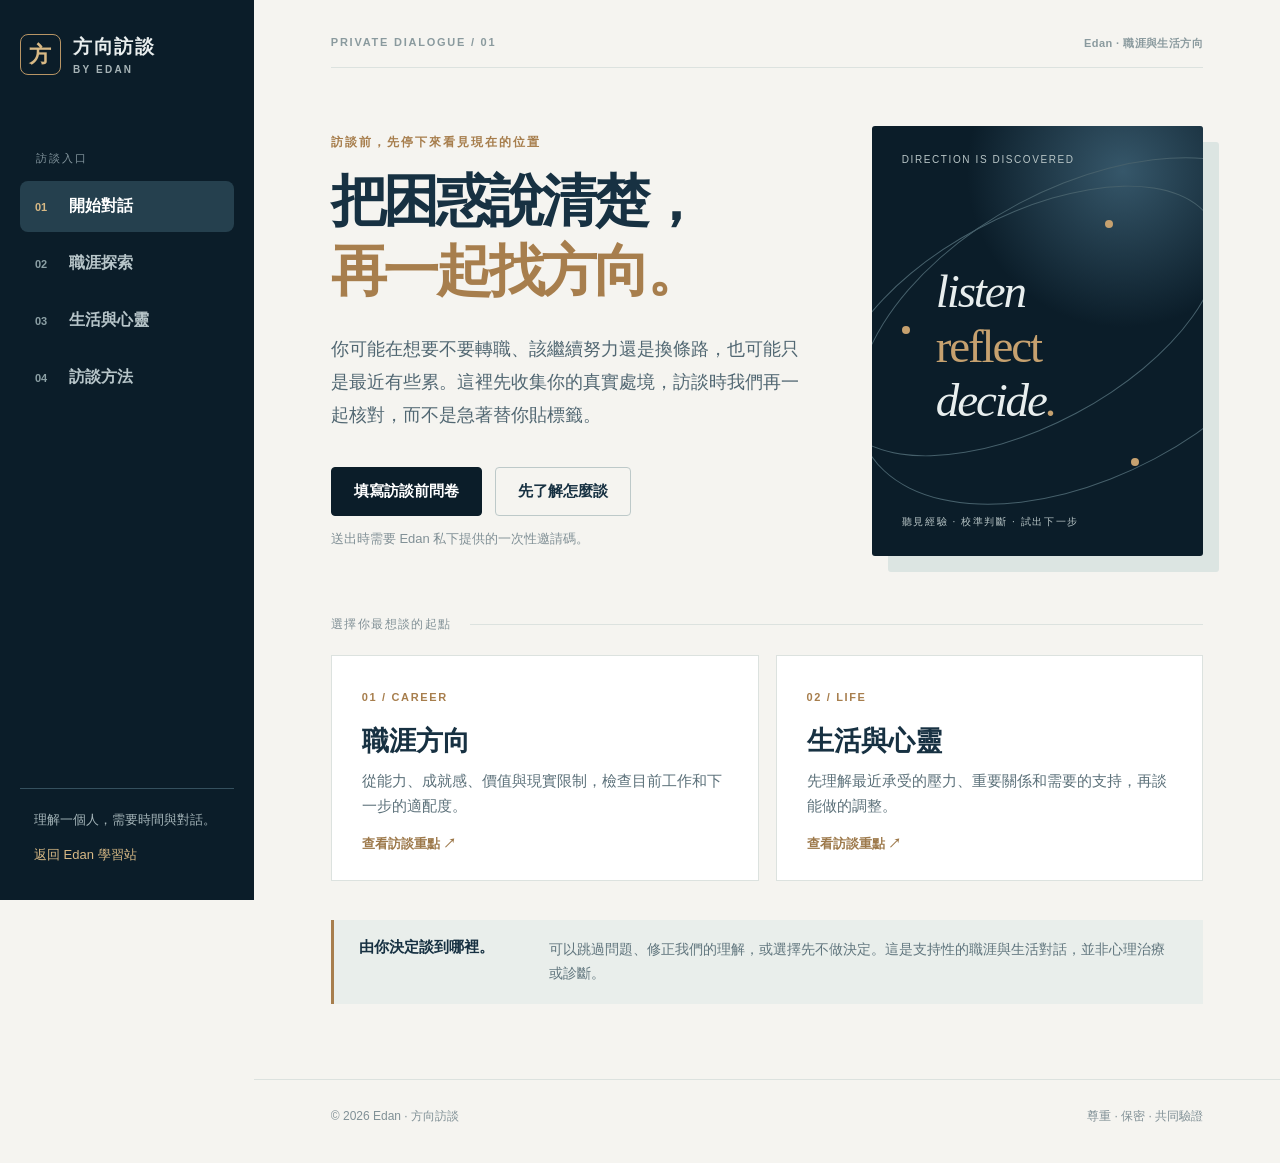
<file: interview/index.html>
<!doctype html>
<html lang="zh-Hant">
<head>
  <meta charset="utf-8">
  <meta name="viewport" content="width=device-width,initial-scale=1">
  <meta name="theme-color" content="#0b1d29">
  <title>方向訪談｜Edan</title>
  <meta name="description" content="以有依據的訪談整理職涯選擇、生活壓力與下一步。">
  <link rel="icon" href="data:image/svg+xml,%3Csvg xmlns='http://www.w3.org/2000/svg' viewBox='0 0 64 64'%3E%3Crect width='64' height='64' rx='14' fill='%230b1d29'/%3E%3Cpath d='M17 42h28M17 29h20M36 17l10 12-10 13' fill='none' stroke='%23c5a06e' stroke-width='4' stroke-linecap='round'/%3E%3C/svg%3E">
  <link rel="stylesheet" href="styles.css">
  <script defer src="app.js"></script>
</head>
<body>
  <div class="app">
    <aside class="sidebar">
      <a class="identity" href="./"><span class="seal">方</span><span>方向訪談<small>BY EDAN</small></span></a>
      <div class="side-label">訪談入口</div>
      <nav aria-label="主要導覽">
        <button class="nav active" data-view="start"><span>01</span> 開始對話</button>
        <button class="nav" data-view="career"><span>02</span> 職涯探索</button>
        <button class="nav" data-view="wellbeing"><span>03</span> 生活與心靈</button>
        <button class="nav" data-view="method"><span>04</span> 訪談方法</button>
      </nav>
      <div class="side-bottom"><p>理解一個人，需要時間與對話。</p><a href="https://edanlinn.github.io/">返回 Edan 學習站</a></div>
    </aside>
    <main class="main">
      <header class="mobile-head"><a class="identity" href="./"><span class="seal">方</span><span>方向訪談<small>BY EDAN</small></span></a><button id="menu-toggle" aria-expanded="false" aria-controls="mobile-nav">選單</button></header>
      <nav id="mobile-nav" class="mobile-nav" aria-label="手機導覽" hidden>
        <button data-view="start">開始對話</button><button data-view="career">職涯探索</button><button data-view="wellbeing">生活與心靈</button><button data-view="method">訪談方法</button>
      </nav>
      <div class="content">
        <section id="start" class="view current" aria-labelledby="start-title">
          <div class="topline"><span>PRIVATE DIALOGUE / 01</span><span class="edition">Edan · 職涯與生活方向</span></div>
          <div class="opening"><div><p class="eyebrow">訪談前，先停下來看見現在的位置</p><h1 id="start-title">把困惑說清楚，<br><em>再一起找方向。</em></h1><p class="lead">你可能在想要不要轉職、該繼續努力還是換條路，也可能只是最近有些累。這裡先收集你的真實處境，訪談時我們再一起核對，而不是急著替你貼標籤。</p><div class="actions"><a class="primary" href="intake.html">填寫訪談前問卷</a><button class="subtle" data-view="method">先了解怎麼談</button></div><p class="access">送出時需要 Edan 私下提供的一次性邀請碼。</p></div><div class="visual" aria-hidden="true"><div class="visual-label">DIRECTION IS DISCOVERED</div><div class="orbit one"></div><div class="orbit two"></div><div class="point p1"></div><div class="point p2"></div><div class="point p3"></div><div class="visual-word">listen<br><i>reflect</i><br>decide<span>.</span></div><div class="visual-caption">聽見經驗 · 校準判斷 · 試出下一步</div></div></div>
          <div class="divider"><span>選擇你最想談的起點</span></div>
          <div class="tracks"><button class="track" data-view="career"><span class="track-number">01 / CAREER</span><h2>職涯方向</h2><p>從能力、成就感、價值與現實限制，檢查目前工作和下一步的適配度。</p><span class="track-more">查看訪談重點 ↗</span></button><button class="track" data-view="wellbeing"><span class="track-number">02 / LIFE</span><h2>生活與心靈</h2><p>先理解最近承受的壓力、重要關係和需要的支持，再談能做的調整。</p><span class="track-more">查看訪談重點 ↗</span></button></div>
          <div class="boundary"><strong>由你決定談到哪裡。</strong><p>可以跳過問題、修正我們的理解，或選擇先不做決定。這是支持性的職涯與生活對話，並非心理治療或診斷。</p></div>
        </section>
        <section id="career" class="view" aria-labelledby="career-title" hidden>
          <div class="topline"><span>EXPLORE / 02</span><span>職涯探索</span></div><p class="eyebrow">不是選一個看起來漂亮的職稱</p><h1 id="career-title">找到適合你的<br><em>工作條件與成長方向。</em></h1><p class="lead">訪談會用真實事件檢查四個面向。你的答案會是討論的起點，不會被當成測驗分數。</p>
          <div class="matrix"><article><span>01 / EXPERIENCE</span><h2>經驗與能力</h2><p>哪件事你做得好？做成時用了什麼能力？別人會為什麼找你？</p></article><article><span>02 / ENERGY</span><h2>能量與耗竭</h2><p>哪些任務讓你投入，哪些環境持續消耗你？有沒有例外？</p></article><article><span>03 / VALUES</span><h2>價值與條件</h2><p>收入、成長、穩定、關係與生活節奏，現階段各有多重要？</p></article><article><span>04 / OPTIONS</span><h2>選項與代價</h2><p>留下、調整、轉換各要付出什麼？哪個小實驗能降低不確定性？</p></article></div>
          <div class="next-panel"><div><span>訪談前準備</span><h2>用一個具體例子開始。</h2><p>不必先想出完美答案。只要描述最近讓你猶豫或有成就感的一件事。</p></div><a class="primary" href="intake.html?topic=career">填寫預訪表</a></div>
        </section>
        <section id="wellbeing" class="view" aria-labelledby="wellbeing-title" hidden>
          <div class="topline"><span>EXPLORE / 03</span><span>生活與心靈</span></div><p class="eyebrow">先被理解，才有空間看見選擇</p><h1 id="wellbeing-title">讓難以說出口的事，<br><em>有一個安全的起點。</em></h1><p class="lead">有時候困惑不是缺少建議，而是同時承受太多事。我們先釐清發生了什麼、它怎麼影響你，以及你希望得到哪一種支持。</p>
          <div class="questions"><div><span>01</span><p>最近最讓你耗費心力的是什麼？</p></div><div><span>02</span><p>它對睡眠、工作、關係或日常有什麼影響？</p></div><div><span>03</span><p>什麼時候稍微好一點？身邊有哪些人或方法能支持你？</p></div><div><span>04</span><p>今天你希望我先聽、一起分析，還是討論一個行動？</p></div></div>
          <div class="care-note"><h2>談話的界線</h2><p>你可以不回答。Edan 會以尊重和保密為原則，但若涉及立即的人身安全，應優先尋求當地緊急服務與專業協助。這份訪談不提供心理診斷或治療。</p></div><a class="primary" href="intake.html?topic=life">填寫預訪表</a>
        </section>
        <section id="method" class="view" aria-labelledby="method-title" hidden>
          <div class="topline"><span>FRAMEWORK / 04</span><span>訪談方法</span></div><p class="eyebrow">給受訪者與訪談者的共同地圖</p><h1 id="method-title">先理解，<br><em>再提出可以驗證的方向。</em></h1><p class="lead">建議預留 60 分鐘。任何分析都只是待確認的假設，最後由受訪者決定要不要採取行動。</p>
          <ol class="timeline"><li><time>00–05</time><div><h2>說清楚目的與界線</h2><p>確認想談的問題、資料用途、保密範圍，以及哪些問題可以跳過。</p></div></li><li><time>05–20</time><div><h2>聽具體事件</h2><p>問「最近一次是什麼時候？當時發生什麼？你怎麼理解？」先不解釋人格。</p></div></li><li><time>20–35</time><div><h2>尋找模式與例外</h2><p>比較有能量與疲憊的時刻，找能力、價值、限制，也找相反的例子。</p></div></li><li><time>35–50</time><div><h2>共同檢查選項</h2><p>區分原話、觀察與推測；至少討論兩個選項及各自代價。</p></div></li><li><time>50–60</time><div><h2>決定小步實驗</h2><p>由受訪者選一個兩週內能嘗試的行動，約定回訪並修正判斷。</p></div></li></ol>
          <div class="next-panel"><div><span>EDAN 的判斷練習</span><h2>每次都留下可推翻的假設。</h2><p>訪談後分開記錄：原話、觀察、假設、反證、共同決定、回訪結果。</p></div><a class="primary" href="https://edan-career-dialogue.edan14725836961.chatgpt.site/admin">訪談工作台</a></div>
        </section>
      </div>
      <footer><span>© 2026 Edan · 方向訪談</span><span>尊重 · 保密 · 共同驗證</span></footer>
    </main>
  </div>
</body>
</html>
</file>
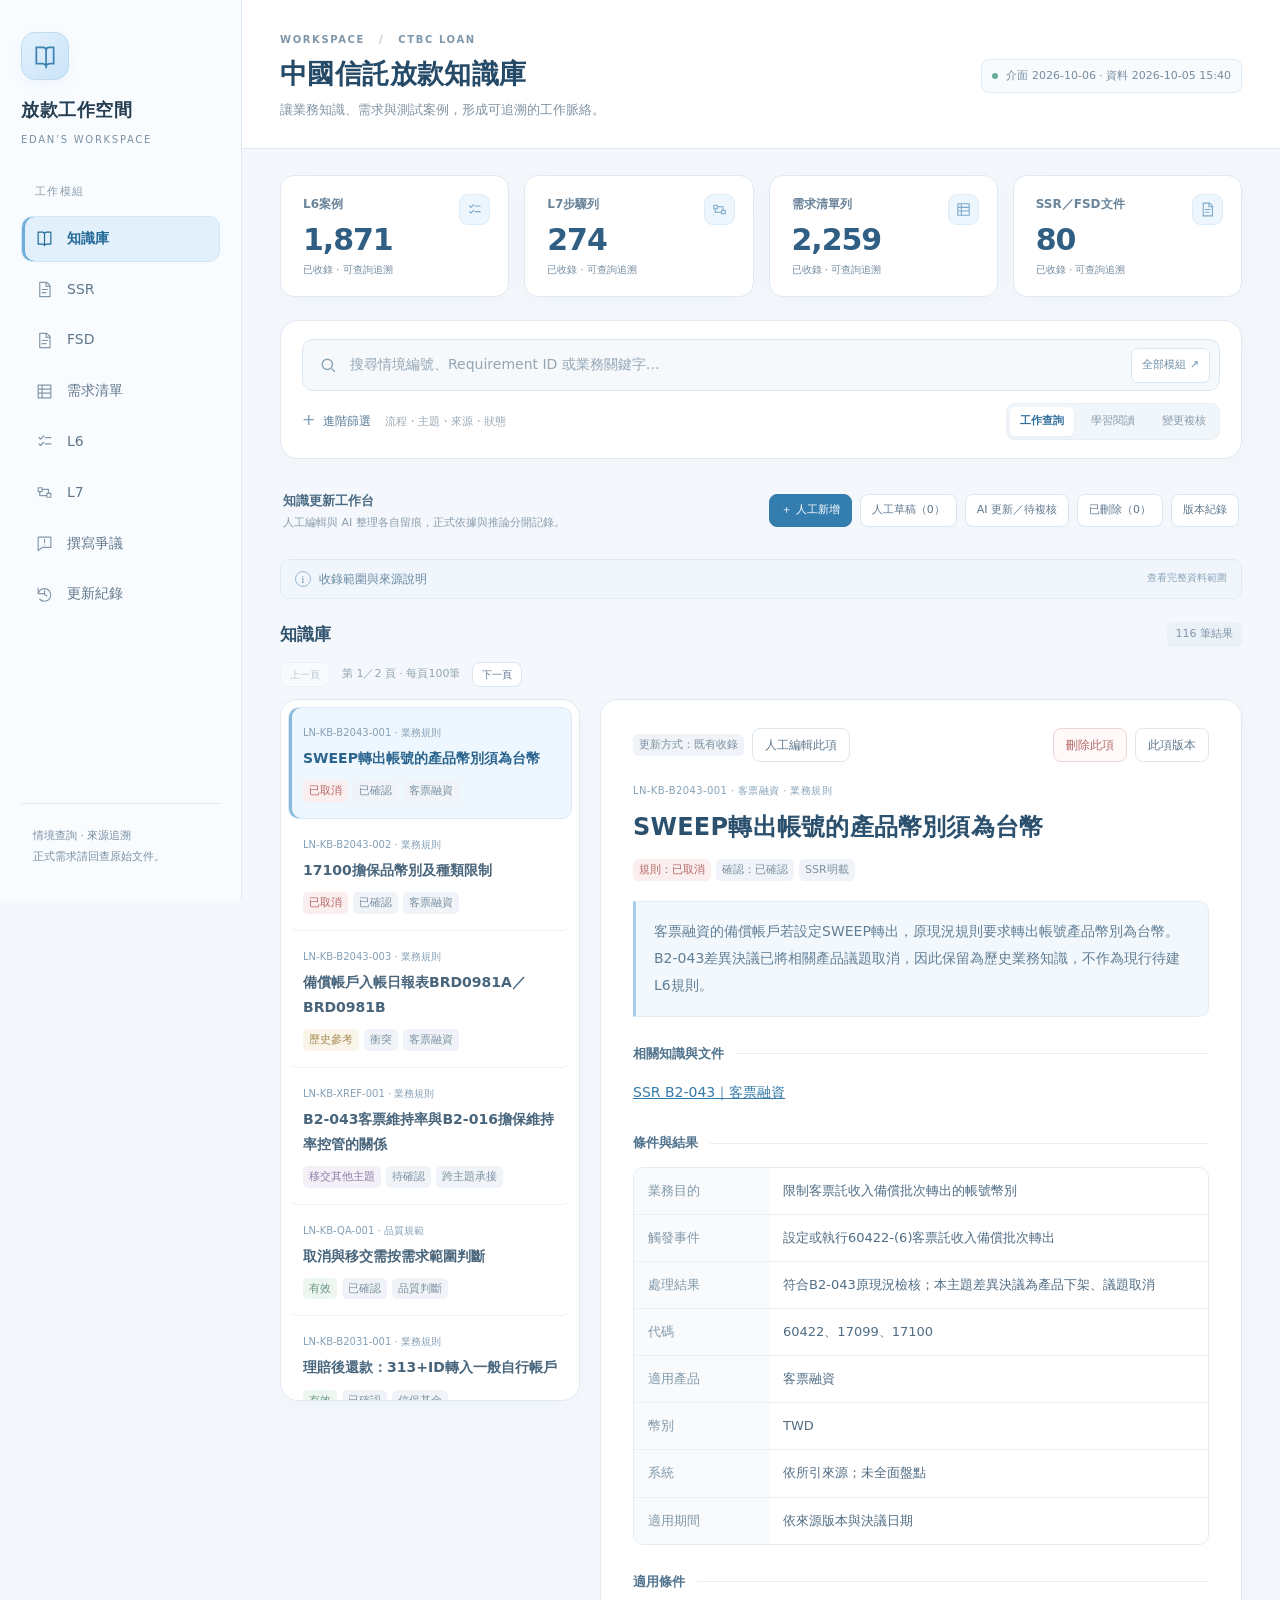
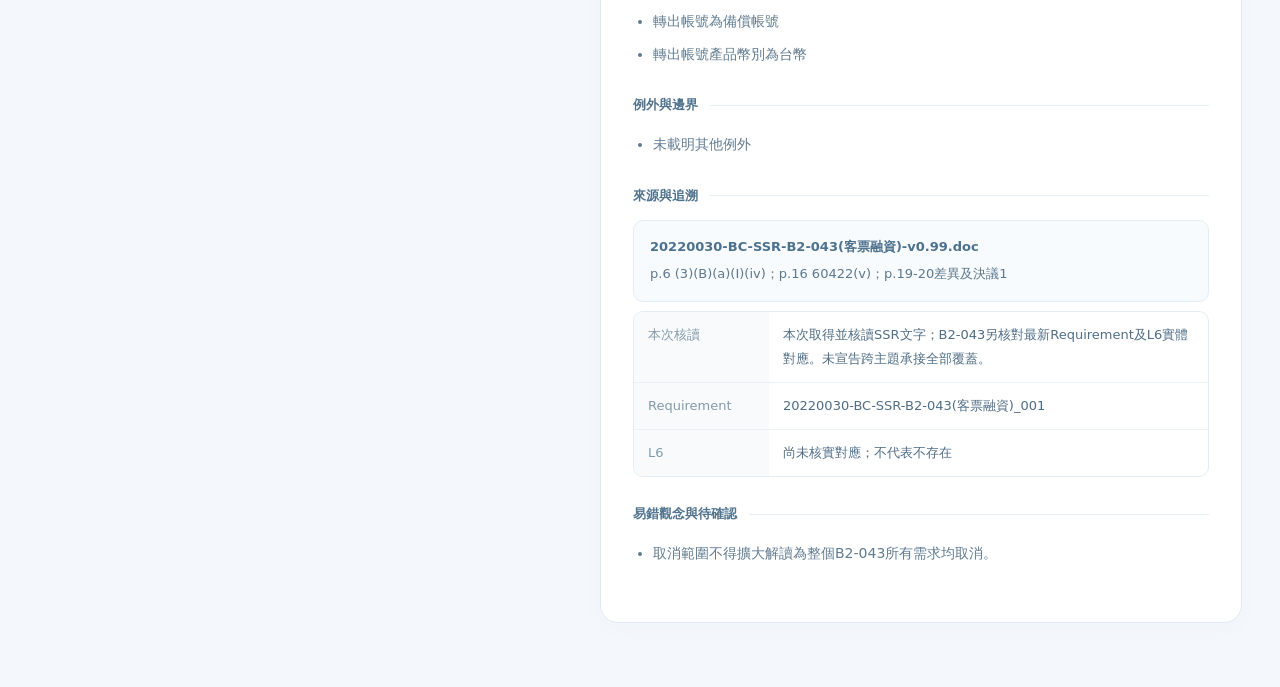
<file: loan/index.html>
<!doctype html>
<html lang="zh-Hant">
<head>
  <meta charset="utf-8">
  <meta name="viewport" content="width=device-width,initial-scale=1">
  <title>放款知識庫</title>
  <meta name="description" content="放款業務規則查詢、學習與變更複核入口">
  <link rel="icon" type="image/svg+xml" href="data:image/svg+xml,%3Csvg xmlns='http://www.w3.org/2000/svg' viewBox='0 0 64 64'%3E%3Crect width='64' height='64' rx='14' fill='%230b3156'/%3E%3Cpath d='M16 18h32v7H16zm0 13h22v7H16zm0 13h28v7H16z' fill='%23f2c66d'/%3E%3C/svg%3E">
  <meta name="theme-color" content="#edf6ff">
  <link rel="stylesheet" href="./styles.css?v=20261006-crud-r1">
</head>
<body>
  <aside class="sidebar" aria-label="放款知識庫導覽"><div class="brand-icon"><svg viewBox="0 0 24 24" fill="none" stroke="currentColor" stroke-width="1.6" aria-hidden="true"><path d="M4 4h6a3 3 0 0 1 3 3v14a4 4 0 0 0-4-2H4zM20 4h-4a3 3 0 0 0-3 3v14a4 4 0 0 1 4-2h3z"/></svg></div><div class="side-brand"><b>放款工作空間</b><small>EDAN’S WORKSPACE</small></div><div class="side-label">工作模組</div><nav id="module-nav"></nav><div class="side-bottom">情境查詢 · 來源追溯<br>正式需求請回查原始文件。</div></aside>
  <header><div class="head"><div><div class="eyebrow">WORKSPACE <span>/</span> CTBC LOAN</div><h1>中國信託放款知識庫</h1><p class="header-description">讓業務知識、需求與測試案例，形成可追溯的工作脈絡。</p></div><div class="updated" id="updated">更新 · 2026-10-05</div></div></header>
  <main>
    <section class="summary" id="summary" aria-label="收錄資料總覽"></section>
    <section id="knowledge" class="toolbar" aria-label="知識搜尋">
      <div class="search"><svg viewBox="0 0 24 24" fill="none" stroke="currentColor" stroke-width="1.8" aria-hidden="true"><circle cx="10.5" cy="10.5" r="6.5"/><path d="m16 16 4 4"/></svg><input id="q" type="search" placeholder="搜尋情境編號、Requirement ID 或業務關鍵字…" aria-label="搜尋知識"><button class="search-scope" data-category="全部" aria-label="搜尋全部模組">全部模組 ↗</button></div>
      <div class="filters" id="categories" aria-label="內容模組"></div><details class="advanced-filters"><summary>進階篩選 <span>流程・主題・來源・狀態</span></summary><div class="filters select-filters"><label>流程分類 <select id="group" class="chip" aria-label="流程分類"></select></label><label>主題 <select id="topic" class="chip" aria-label="主題篩選"></select></label><label>來源 <select id="source" class="chip" aria-label="來源篩選"></select></label></div><div class="filters" id="filters"></div></details><div class="filters view-switch" aria-label="閱讀視圖"><button class="chip active" data-view="work">工作查詢</button><button class="chip" data-view="learn">學習閱讀</button><button class="chip" data-view="review">變更複核</button></div>
    </section>
    <section id="workspace-tools" class="workspace-tools" aria-label="模組操作"></section>
    <details class="coverage-details"><summary>收錄範圍與來源說明 <span>查看完整資料範圍</span></summary><div class="notice" id="coverage"></div></details>
    <div class="list-heading"><h2 id="module-title">知識庫</h2><span id="result-count" aria-live="polite"></span></div><div id="pagination" class="pagination"></div>
    <section class="layout">
      <div class="list" id="list"></div>
      <article class="detail" id="detail"><div class="empty">請選擇左側知識項目</div></article>
    </section>
  </main>
  <dialog id="editor-dialog" aria-label="知識編輯器"></dialog>
  <script src="./workspace.js?v=20261006-crud-r1" defer></script>
  <script src="./app.js?v=20261006-crud-r1" defer></script>
</body>
</html>
</file>
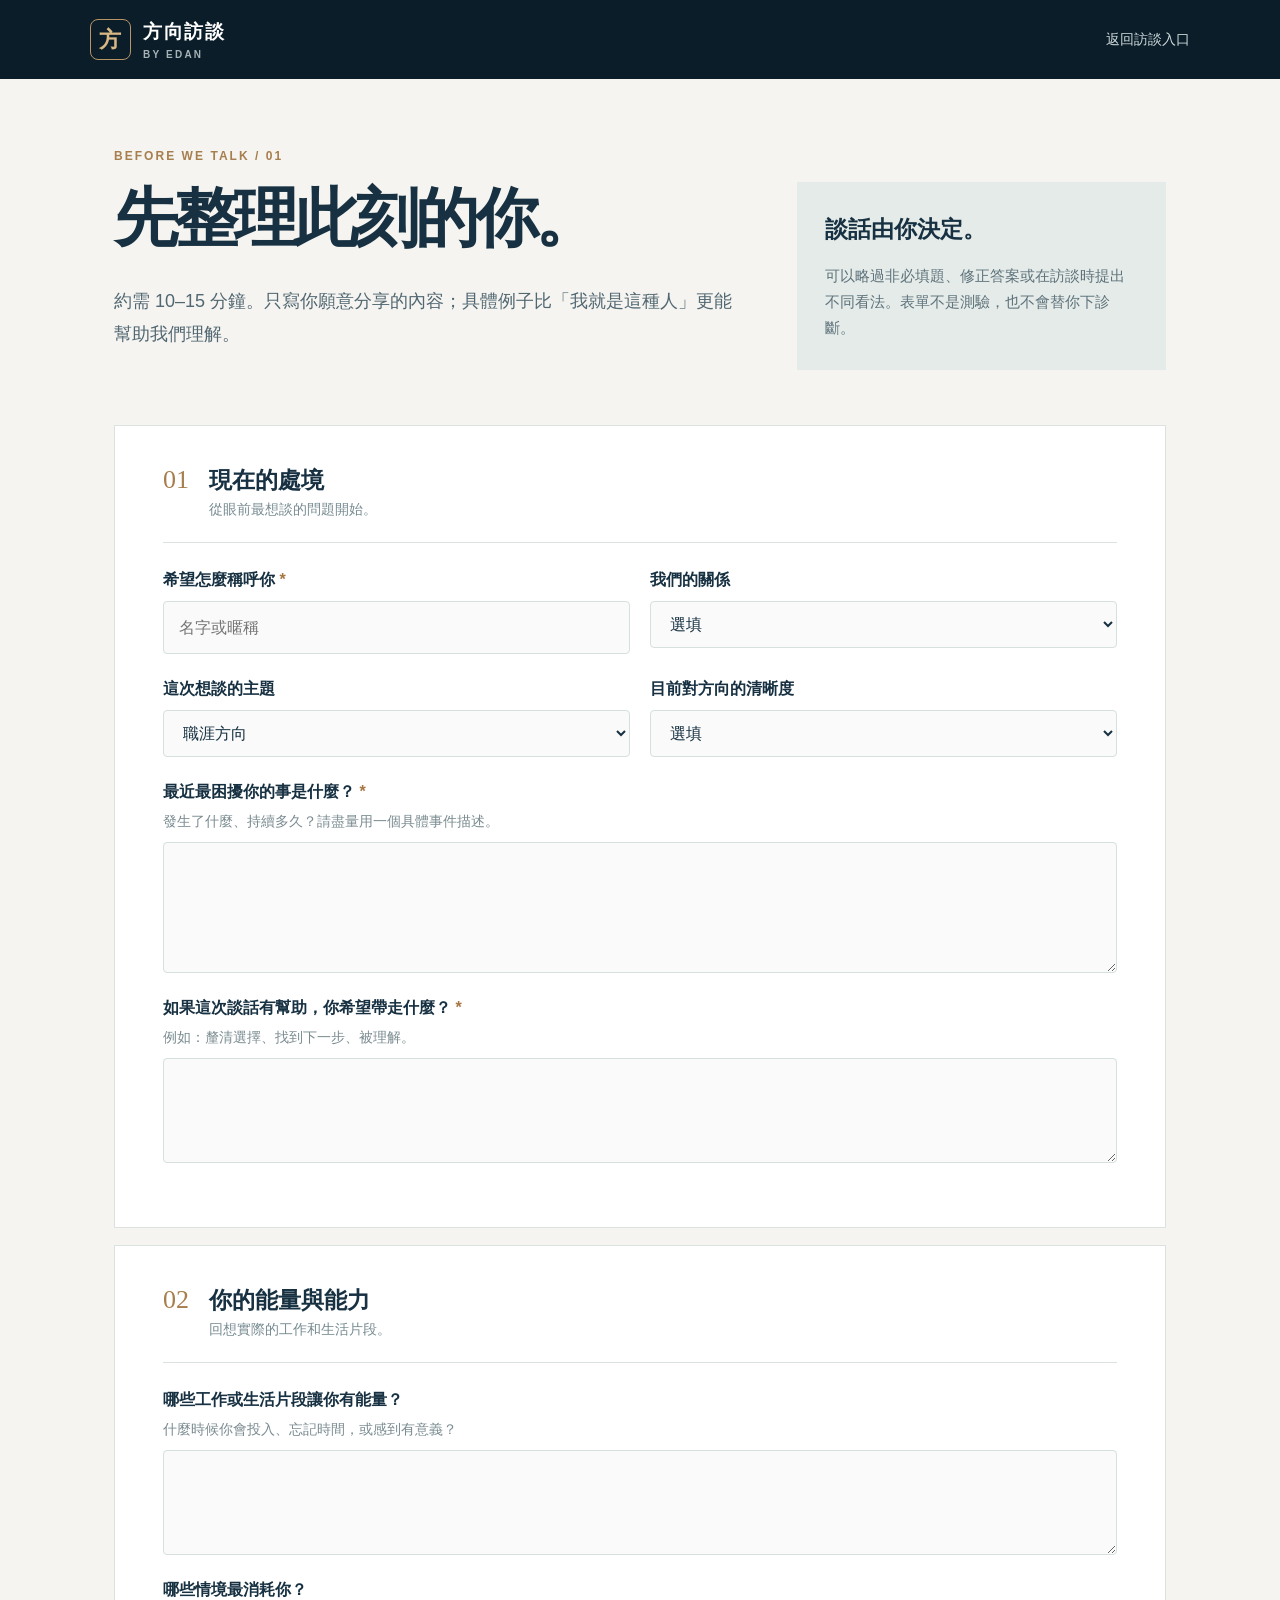
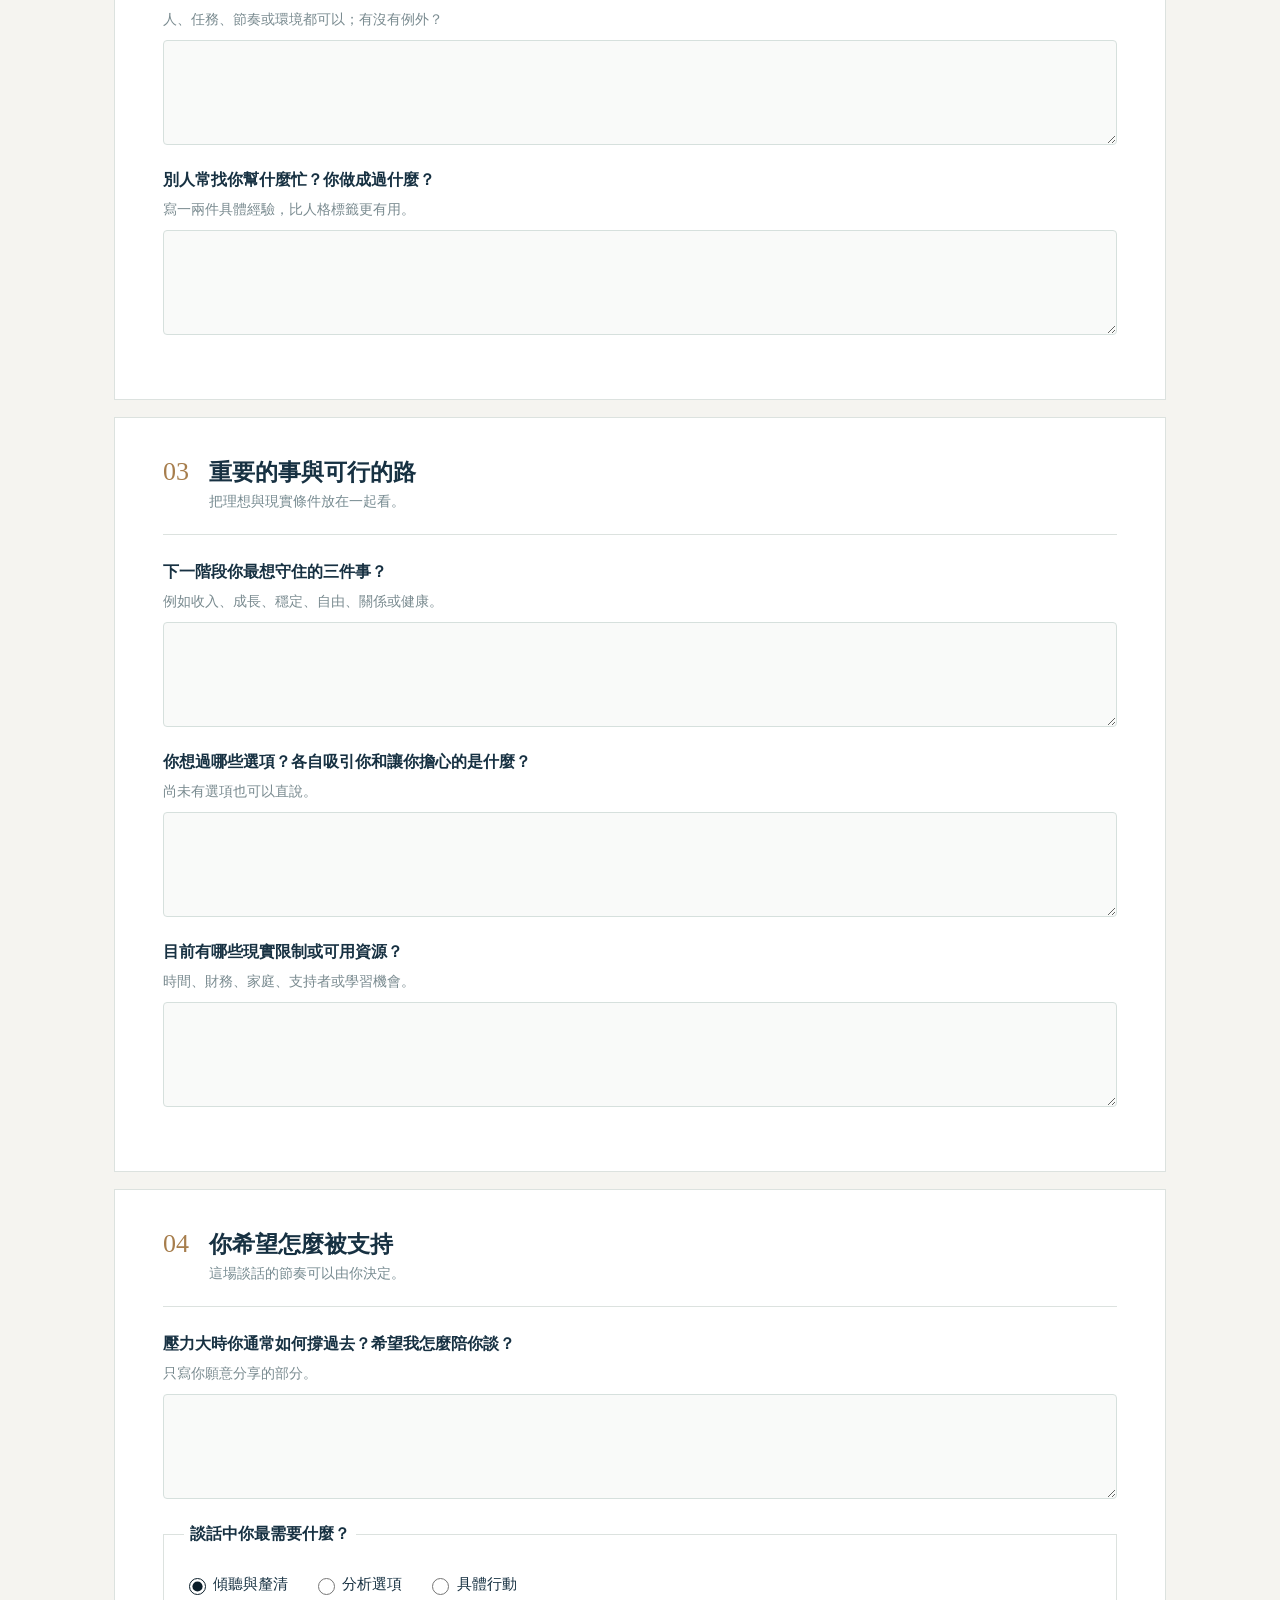
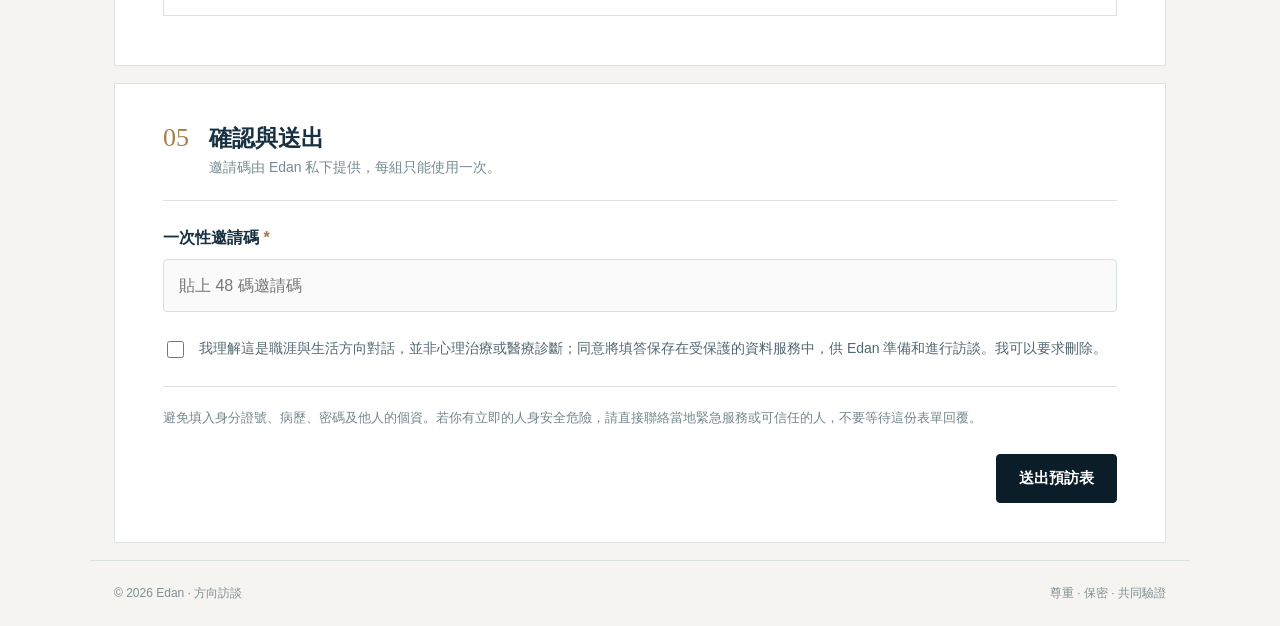
<file: interview/intake.html>
<!doctype html>
<html lang="zh-Hant">
<head><meta charset="utf-8"><meta name="viewport" content="width=device-width,initial-scale=1"><meta name="theme-color" content="#0b1d29"><title>訪談前整理｜方向訪談</title><meta name="description" content="在談話前整理目前處境、期待、能量和可選方向。"><link rel="stylesheet" href="styles.css"><script defer src="intake.js"></script></head>
<body class="form-page">
  <header class="form-head"><a class="identity" href="./"><span class="seal">方</span><span>方向訪談<small>BY EDAN</small></span></a><a href="./">返回訪談入口</a></header>
  <main class="form-shell">
    <div class="form-intro"><div><p class="eyebrow">BEFORE WE TALK / 01</p><h1>先整理此刻的你。</h1><p class="lead">約需 10–15 分鐘。只寫你願意分享的內容；具體例子比「我就是這種人」更能幫助我們理解。</p></div><aside><strong>談話由你決定。</strong><p>可以略過非必填題、修正答案或在訪談時提出不同看法。表單不是測驗，也不會替你下診斷。</p></aside></div>
    <form id="intake-form" novalidate>
      <section class="form-section"><div class="form-section-head"><span>01</span><div><h2>現在的處境</h2><p>從眼前最想談的問題開始。</p></div></div>
        <div class="form-two"><label>希望怎麼稱呼你 <b>*</b><input name="name" maxlength="60" autocomplete="name" required placeholder="名字或暱稱"></label><label>我們的關係<select name="relationship"><option value="">選填</option><option>同事</option><option>下屬</option><option>朋友</option><option>其他</option></select></label></div>
        <div class="form-two"><label>這次想談的主題<select name="topic"><option value="career">職涯方向</option><option value="life">生活與心情</option><option value="both">兩者交織</option></select></label><label>目前對方向的清晰度<select name="clarity"><option value="">選填</option><option value="1">1 · 完全沒有頭緒</option><option value="2">2 · 有模糊想法</option><option value="3">3 · 有幾個選項</option><option value="4">4 · 大致清楚</option><option value="5">5 · 已有明確方向</option></select></label></div>
        <label>最近最困擾你的事是什麼？ <b>*</b><small>發生了什麼、持續多久？請盡量用一個具體事件描述。</small><textarea name="situation" maxlength="1600" required rows="4"></textarea></label>
        <label>如果這次談話有幫助，你希望帶走什麼？ <b>*</b><small>例如：釐清選擇、找到下一步、被理解。</small><textarea name="desired" maxlength="1600" required rows="3"></textarea></label>
      </section>
      <section class="form-section"><div class="form-section-head"><span>02</span><div><h2>你的能量與能力</h2><p>回想實際的工作和生活片段。</p></div></div>
        <label>哪些工作或生活片段讓你有能量？<small>什麼時候你會投入、忘記時間，或感到有意義？</small><textarea name="energizers" maxlength="1600" rows="3"></textarea></label>
        <label>哪些情境最消耗你？<small>人、任務、節奏或環境都可以；有沒有例外？</small><textarea name="drainers" maxlength="1600" rows="3"></textarea></label>
        <label>別人常找你幫什麼忙？你做成過什麼？<small>寫一兩件具體經驗，比人格標籤更有用。</small><textarea name="strengths" maxlength="1600" rows="3"></textarea></label>
      </section>
      <section class="form-section"><div class="form-section-head"><span>03</span><div><h2>重要的事與可行的路</h2><p>把理想與現實條件放在一起看。</p></div></div>
        <label>下一階段你最想守住的三件事？<small>例如收入、成長、穩定、自由、關係或健康。</small><textarea name="values" maxlength="1600" rows="3"></textarea></label>
        <label>你想過哪些選項？各自吸引你和讓你擔心的是什麼？<small>尚未有選項也可以直說。</small><textarea name="options" maxlength="1600" rows="3"></textarea></label>
        <label>目前有哪些現實限制或可用資源？<small>時間、財務、家庭、支持者或學習機會。</small><textarea name="constraints" maxlength="1600" rows="3"></textarea></label>
      </section>
      <section class="form-section"><div class="form-section-head"><span>04</span><div><h2>你希望怎麼被支持</h2><p>這場談話的節奏可以由你決定。</p></div></div>
        <label>壓力大時你通常如何撐過去？希望我怎麼陪你談？<small>只寫你願意分享的部分。</small><textarea name="support" maxlength="1600" rows="3"></textarea></label>
        <fieldset><legend>談話中你最需要什麼？</legend><label><input type="radio" name="need" value="傾聽與釐清" checked> 傾聽與釐清</label><label><input type="radio" name="need" value="分析選項"> 分析選項</label><label><input type="radio" name="need" value="具體行動"> 具體行動</label></fieldset>
      </section>
      <section class="form-section final"><div class="form-section-head"><span>05</span><div><h2>確認與送出</h2><p>邀請碼由 Edan 私下提供，每組只能使用一次。</p></div></div>
        <label>一次性邀請碼 <b>*</b><input name="code" autocomplete="off" spellcheck="false" maxlength="48" required placeholder="貼上 48 碼邀請碼"></label>
        <label class="check"><input type="checkbox" name="consent" required><span>我理解這是職涯與生活方向對話，並非心理治療或醫療診斷；同意將填答保存在受保護的資料服務中，供 Edan 準備和進行訪談。我可以要求刪除。</span></label>
        <p class="privacy">避免填入身分證號、病歷、密碼及他人的個資。若你有立即的人身安全危險，請直接聯絡當地緊急服務或可信任的人，不要等待這份表單回覆。</p>
        <div class="form-submit"><p id="form-status" role="status" aria-live="polite"></p><button type="submit" class="primary">送出預訪表</button></div>
      </section>
    </form>
    <div id="success" class="complete" hidden><p class="eyebrow">RECEIVED</p><h2>謝謝你願意整理這些想法。</h2><p>Edan 會以你提出的問題為起點。訪談時，你仍可以補充、修正或不同意任何理解。</p><a class="subtle" href="./">返回訪談入口</a></div>
  </main>
  <footer><span>© 2026 Edan · 方向訪談</span><span>尊重 · 保密 · 共同驗證</span></footer>
</body></html>
</file>
<file: interview/styles.css>
:root{--navy:#0b1d29;--ink:#173142;--muted:#61747e;--gold:#a77e4d;--cream:#f5f4f0;--line:#dce2df}
*{box-sizing:border-box}html{scroll-behavior:smooth}body{margin:0;background:var(--cream);color:var(--ink);font-family:Inter,Arial,"Noto Sans TC",sans-serif;font-size:16px}button,a{font:inherit}button{cursor:pointer}a{color:inherit}
.app{display:grid;grid-template-columns:254px minmax(0,1fr);min-height:100vh}.sidebar{position:sticky;top:0;height:100vh;background:var(--navy);color:#e9eeee;padding:34px 20px;display:flex;flex-direction:column}.identity{display:flex;align-items:center;gap:12px;font-size:19px;font-weight:700;letter-spacing:.08em;text-decoration:none;white-space:nowrap}.identity small{display:block;font-size:10px;letter-spacing:.22em;color:#a7b4b7;margin-top:4px}.seal{width:41px;height:41px;display:grid;place-items:center;border:1px solid #b89565;color:#d8b985;border-radius:8px;font-family:serif;font-size:22px}.side-label{font-size:11px;letter-spacing:.19em;color:#82949c;margin:76px 16px 15px}.sidebar nav{display:grid;gap:6px}.nav{width:100%;border:0;background:transparent;color:#b7c5c9;text-align:left;padding:15px 15px;border-radius:8px;font-weight:600}.nav span{font-size:11px;color:#8ca0a5;margin-right:17px}.nav:hover,.nav.active{background:#25404e;color:white}.nav.active span{color:#d8b985}.side-bottom{margin-top:auto;border-top:1px solid #35505e;padding:20px 14px 0;color:#a5b5b9;font-size:13px;line-height:1.7}.side-bottom a{color:#d8b985;text-decoration:none}.main{min-width:0}.mobile-head,.mobile-nav{display:none}.content{max-width:1320px;margin:auto;padding:0 clamp(30px,6vw,96px)}.view[hidden]{display:none}.topline{display:flex;justify-content:space-between;border-bottom:1px solid var(--line);padding:36px 0 16px;font-size:11px;font-weight:700;letter-spacing:.16em;color:#8a9a9e}.edition{letter-spacing:.04em}.eyebrow{color:var(--gold);font-size:12px;font-weight:700;letter-spacing:.17em;margin:0}.opening{display:grid;grid-template-columns:1.18fr .82fr;gap:clamp(32px,5vw,74px);align-items:center;padding:58px 0 46px}h1,h2,p{margin-top:0}h1{font-family:Georgia,"Noto Serif TC",serif;font-size:clamp(42px,4.35vw,72px);letter-spacing:-.06em;line-height:1.25;margin:16px 0 26px;font-weight:600}h1 em{font-style:normal;color:var(--gold)}.lead{color:#516772;font-size:18px;line-height:1.85;max-width:680px}.actions{display:flex;gap:13px;align-items:center;margin-top:34px;flex-wrap:wrap}.primary,.subtle{min-height:49px;display:inline-flex;align-items:center;justify-content:center;padding:12px 22px;text-decoration:none;border-radius:4px;font-size:15px;font-weight:700}.primary{background:var(--navy);color:white;border:1px solid var(--navy)}.primary:hover{background:#234451}.subtle{background:transparent;border:1px solid #bdc9c9;color:var(--ink)}.subtle:hover{border-color:var(--gold)}.access{color:#819096;font-size:13px;margin:14px 0 0}.visual{height:430px;overflow:hidden;background:var(--navy);position:relative;color:#e8eeee;border-radius:3px;box-shadow:16px 16px 0 #dce5e2}.visual:before{content:"";position:absolute;width:320px;height:320px;right:-80px;top:-115px;background:radial-gradient(circle,#36576a,transparent 69%)}.visual-label,.visual-caption{position:absolute;z-index:2;left:30px;font-size:10px;letter-spacing:.16em;color:#b9c6c7}.visual-label{top:28px}.visual-caption{bottom:27px}.orbit{position:absolute;border:1px solid #46606b;border-radius:50%;transform:rotate(-28deg)}.orbit.one{width:420px;height:210px;left:-55px;top:90px}.orbit.two{width:500px;height:290px;left:-35px;top:60px}.point{position:absolute;width:8px;height:8px;background:#c6a16f;border-radius:50%}.p1{left:30px;top:200px}.p2{right:90px;top:94px}.p3{right:64px;bottom:90px}.visual-word{font:italic 47px/1.16 Georgia,serif;letter-spacing:-.045em;position:absolute;left:64px;top:138px;z-index:1}.visual-word i{font-style:normal;color:#c6a16f}.visual-word span{color:#c6a16f}.divider{display:flex;align-items:center;gap:18px;color:#819096;font-size:12px;letter-spacing:.12em;margin:14px 0 22px}.divider:after{content:"";height:1px;background:var(--line);flex:1}.tracks{display:grid;grid-template-columns:1fr 1fr;gap:17px}.track{text-align:left;padding:28px 30px 24px;background:#fff;border:1px solid var(--line);min-height:226px;color:var(--ink);transition:transform .2s,border-color .2s}.track:hover{transform:translateY(-3px);border-color:var(--gold)}.track-number,.matrix article span{color:var(--gold);font-size:11px;font-weight:700;letter-spacing:.15em}.track h2{font-family:Georgia,"Noto Serif TC",serif;font-size:27px;margin:18px 0 10px}.track p{color:#5c717a;line-height:1.65;font-size:15px}.track-more{color:#9d794b;font-size:13px;font-weight:700}.boundary{border-left:3px solid var(--gold);padding:18px 25px;margin:39px 0 75px;background:#e9eeeb;display:grid;grid-template-columns:170px 1fr;gap:20px;align-items:start}.boundary strong{font-size:15px}.boundary p{color:#60757d;line-height:1.7;font-size:14px;margin:0}
.view:not(#start)>h1{margin-top:22px}.view:not(#start)>.lead{margin-bottom:50px}.matrix{display:grid;grid-template-columns:1fr 1fr;gap:16px;margin-bottom:44px}.matrix article{background:white;border:1px solid var(--line);padding:30px;min-height:220px}.matrix h2{font-family:Georgia,"Noto Serif TC",serif;font-size:25px;margin:28px 0 12px}.matrix p{color:#637782;line-height:1.75}.next-panel{display:flex;align-items:center;justify-content:space-between;gap:35px;background:#e4ebe8;padding:32px 38px;margin:20px 0 80px}.next-panel span{font-size:11px;font-weight:700;letter-spacing:.15em;color:var(--gold)}.next-panel h2{font-size:23px;margin:10px 0}.next-panel p{font-size:15px;color:#62757d;line-height:1.7;margin:0}.next-panel .primary{flex:none}.questions{margin:50px 0;border-top:2px solid var(--navy)}.questions div{display:grid;grid-template-columns:70px 1fr;align-items:center;padding:23px 10px;border-bottom:1px solid var(--line)}.questions span{font:22px Georgia,serif;color:var(--gold)}.questions p{font-size:20px;margin:0;line-height:1.5}.care-note{background:#e4ebe8;padding:28px 34px;margin-bottom:30px}.care-note h2{font-size:18px;margin-bottom:10px}.care-note p{line-height:1.8;color:#5d707a;margin:0}.view#wellbeing>.primary{margin-bottom:70px}.timeline{list-style:none;padding:0;margin:55px 0 50px;border-top:2px solid var(--navy)}.timeline li{display:grid;grid-template-columns:110px 1fr;gap:20px;border-bottom:1px solid var(--line);padding:25px 0}.timeline time{font:20px Georgia,serif;color:var(--gold)}.timeline h2{font-size:22px;margin:0 0 8px}.timeline p{line-height:1.7;color:#647780;margin:0}
footer{max-width:1320px;margin:auto;padding:28px clamp(30px,6vw,96px) 38px;border-top:1px solid var(--line);display:flex;justify-content:space-between;color:#809096;font-size:12px}
@media(max-width:1050px){.app{grid-template-columns:210px 1fr}.sidebar{padding:28px 12px}.content{padding:0 34px}.opening{grid-template-columns:1fr}.visual{max-width:600px;height:300px}.visual-word{top:80px}.visual-label{top:18px}.visual-caption{bottom:18px}}
@media(max-width:720px){.app{display:block}.sidebar{display:none}.mobile-head{display:flex;align-items:center;justify-content:space-between;background:var(--navy);color:#fff;padding:16px 20px}.mobile-head #menu-toggle{background:transparent;color:#e6efef;border:1px solid #6a828a;border-radius:4px;padding:7px 12px;font-size:13px}.mobile-nav:not([hidden]){display:grid;background:#173342;padding:8px 20px 18px}.mobile-nav button{color:#fff;background:transparent;border:0;text-align:left;padding:11px;font-size:15px}.content{padding:0 20px}.topline{padding-top:26px}.opening{padding:40px 0}.visual{height:290px;box-shadow:8px 8px 0 #dce5e2}.visual-word{font-size:39px;left:48px;top:90px}h1{font-size:42px}.lead{font-size:16px}.tracks,.matrix{grid-template-columns:1fr}.track{min-height:0}.boundary{display:block;margin-bottom:55px}.boundary p{margin-top:10px}.next-panel{display:block;padding:26px;margin-bottom:60px}.next-panel .primary{margin-top:22px}.questions div{grid-template-columns:45px 1fr}.questions p{font-size:17px}.timeline li{grid-template-columns:74px 1fr;gap:10px}.timeline time{font-size:16px}footer{padding:24px 20px;gap:20px;flex-wrap:wrap}.edition{display:none}}
@media(prefers-reduced-motion:reduce){html{scroll-behavior:auto}.track{transition:none}}
.form-page{background:#f5f4f0}.form-head{height:79px;background:var(--navy);color:#fff;display:flex;align-items:center;justify-content:space-between;padding:0 max(24px,calc((100vw - 1100px)/2))}.form-head>a:last-child{font-size:14px;color:#cfdbdc;text-decoration:none}.form-shell{max-width:1100px;margin:auto;padding:0 24px}.form-intro{display:grid;grid-template-columns:1.7fr 1fr;gap:55px;align-items:end;padding:70px 0 55px}.form-intro h1{font-size:clamp(42px,5vw,64px)}.form-intro aside{background:#e5ebe8;padding:28px;line-height:1.75}.form-intro aside strong{font-family:Georgia,"Noto Serif TC",serif;font-size:23px}.form-intro aside p{font-size:15px;color:#5e737c;margin:13px 0 0}.form-section{background:white;padding:39px 48px;margin-bottom:17px;border:1px solid var(--line)}.form-section-head{display:flex;gap:20px;border-bottom:1px solid var(--line);padding-bottom:23px;margin-bottom:27px}.form-section-head>span{color:var(--gold);font:26px Georgia,serif}.form-section-head h2{font-size:23px;margin:0 0 5px}.form-section-head p{font-size:14px;color:#778b91;margin:0}.form-section label{display:block;margin:0 0 25px;font-weight:700;font-size:16px}.form-section label b{color:#a57542}.form-section label small{display:block;color:#7a8b90;font-weight:400;font-size:14px;margin:8px 0 10px;line-height:1.5}.form-section input:not([type=radio]):not([type=checkbox]),.form-section select,.form-section textarea{display:block;width:100%;background:#f9faf9;border:1px solid #d6e0dd;border-radius:4px;padding:13px 15px;margin-top:10px;color:var(--ink);font:16px/1.6 Arial,"Noto Sans TC",sans-serif;outline:none}.form-section textarea{resize:vertical;min-height:105px}.form-section input:focus,.form-section select:focus,.form-section textarea:focus{border-color:var(--gold)!important;box-shadow:0 0 0 3px #c5a06e44}.form-two{display:grid;grid-template-columns:1fr 1fr;gap:20px}.form-section fieldset{border:1px solid var(--line);padding:20px;margin:0 0 10px}.form-section legend{font-weight:700;padding:0 6px}.form-section fieldset label{display:inline-block;font-weight:400;font-size:15px;margin:10px 25px 0 0}.form-section input[type=radio],.form-section input[type=checkbox]{accent-color:var(--navy);width:17px;height:17px;vertical-align:middle}.form-section .check{display:flex;align-items:flex-start;gap:12px;font-weight:400;line-height:1.7;color:#526872;font-size:14px}.check input{flex:none;margin-top:4px}.privacy{color:#73878e;font-size:13px;line-height:1.7;border-top:1px solid var(--line);padding-top:20px}.form-submit{display:flex;align-items:center;justify-content:space-between;gap:20px;margin-top:25px}.form-submit .primary{cursor:pointer}.form-submit .primary:disabled{opacity:.6;cursor:wait}.form-error{color:#ad4a37;font-weight:700;font-size:14px}.complete{background:white;padding:65px;margin:40px 0 100px}.complete h2{font:36px Georgia,"Noto Serif TC",serif;margin:15px 0}.complete p{line-height:1.8;color:#536971}.complete .subtle{margin-top:15px}.form-page footer{max-width:1100px;padding:24px}.form-page [hidden]{display:none}
@media(max-width:720px){.form-head{height:73px;padding:0 20px}.form-shell{padding:0 18px}.form-intro{grid-template-columns:1fr;gap:16px;padding:48px 0 28px}.form-intro aside{padding:22px}.form-section{padding:26px 20px}.form-two{grid-template-columns:1fr;gap:0}.form-submit{display:block}.form-submit .primary{width:100%;margin-top:15px}.complete{padding:34px 24px}}
</file>
<file: loan/styles.css>
:root{--navy:#234c6c;--ink:#263e52;--muted:#667e92;--line:#e0e9f1;--paper:#f4f8fc;--white:#fff;--gold:#8dbfe6;--blue:#347aaa;--green:#347454;--red:#b74343;--purple:#72549a;--shadow:0 5px 24px #234c6c06;--radius:18px}
*{box-sizing:border-box}body{margin:0;padding-left:242px;background:var(--paper);color:var(--ink);font:15px/1.7 'Microsoft JhengHei','Noto Sans TC',system-ui,sans-serif}button,input,select,textarea{font:inherit}button,a,input,select,textarea{outline-offset:4px}button:focus-visible,a:focus-visible,input:focus-visible,select:focus-visible,textarea:focus-visible,summary:focus-visible{outline:3px solid #81b8e1}button,a,summary{ -webkit-tap-highlight-color:transparent}button{cursor:pointer}a{color:var(--blue)}svg{flex-shrink:0}::selection{background:#cfe6f8}::-webkit-scrollbar{width:7px;height:7px}::-webkit-scrollbar-thumb{background:#c9d7e3;border-radius:8px}
.sidebar{position:fixed;inset:0 auto 0 0;width:242px;z-index:20;display:flex;flex-direction:column;background:#f9fcff;border-right:1px solid var(--line);padding:32px 21px;overflow:auto}.brand-icon{width:48px;height:48px;display:grid;place-items:center;color:#3e82b1;background:linear-gradient(135deg,#e2f1fd,#cbe4f8);border:1px solid #bddbf0;border-radius:14px;box-shadow:0 5px 15px #5a9ace12}.brand-icon svg{width:26px;height:26px}.side-brand{margin:15px 0 32px}.side-brand b{display:block;font-size:18px;font-weight:700;letter-spacing:.03em}.side-brand small{font-size:10px;color:#7990a4;letter-spacing:.17em}.side-label{font-size:11px;color:#8a9bab;padding:0 14px;margin-bottom:9px;letter-spacing:.12em}.side-link{display:flex;align-items:center;gap:13px;min-height:44px;padding:10px 13px;color:#60778b;text-decoration:none;border:1px solid transparent;border-radius:11px;margin:5px 0;font-size:14px;font-weight:500;transition:background .15s,color .15s}.side-link svg{width:19px;height:19px;opacity:.75}.side-link:hover{background:#edf5fc;color:#2b6996}.side-link.active{color:#236997;background:#e2f0fc;border-color:#d1e6f6;font-weight:700;box-shadow:inset 3px 0 #6eacd9}.side-link.active svg{opacity:1}.side-bottom{margin-top:auto;padding:22px 12px 0;border-top:1px solid var(--line);font-size:11px;color:#7a8fa1;line-height:1.9}
header{padding:31px 38px 27px;background:#fff;border-bottom:1px solid var(--line)}.head{max-width:1510px;margin:auto;display:flex;justify-content:space-between;align-items:center;gap:24px}.eyebrow{font-size:10px;font-weight:600;color:#7e97ab;letter-spacing:.16em}.eyebrow span{margin:0 9px;color:#b8c7d4}h1{font-size:27px;letter-spacing:.015em;line-height:1.4;margin:7px 0 6px;color:#254a67}.header-description{margin:0;font-size:13px;color:#8193a2}.updated{border:1px solid #e1ebf3;border-radius:8px;background:#f8fbfd;padding:7px 10px;font-size:11px;color:#758ca0;white-space:nowrap}.updated:before{content:'';display:inline-block;width:6px;height:6px;background:#6baf9b;border-radius:50%;margin-right:8px}
main{max-width:1586px;margin:0 auto;padding:26px 38px 64px}.summary{display:grid;grid-template-columns:repeat(4,minmax(0,1fr));gap:15px;margin:0 0 23px}.metric{position:relative;padding:18px 22px;background:#fff;border:1px solid var(--line);border-radius:14px;box-shadow:var(--shadow)}.metric:after{position:absolute;right:19px;top:19px;content:'';width:28px;height:28px;border:1px solid #d3e7f7;border-radius:9px;background:linear-gradient(145deg,#f0f8ff,#e0effa)}.metric span{display:block;font-size:12px;font-weight:600;color:#6a849a}.metric strong{display:block;font-size:30px;font-weight:650;letter-spacing:-.035em;line-height:1.4;color:#315f83;margin:5px 0 0;font-variant-numeric:tabular-nums}.metric small{display:block;font-size:10px;color:#91a4b5}
.toolbar{background:#fff;border:1px solid var(--line);border-radius:var(--radius);padding:18px 21px;box-shadow:var(--shadow);display:grid;grid-template-columns:1fr auto;gap:12px 18px;align-items:center}.search{grid-column:1/-1;position:relative;display:flex;align-items:center;background:#f6f9fc;border:1px solid #dce7f0;border-radius:11px}.search:focus-within{border-color:#89b7d8;box-shadow:0 0 0 3px #ebf5fd}.search svg{position:absolute;left:16px;width:19px;height:19px;color:#8aa4b8}.search input{width:100%;padding:13px 17px 13px 47px;border:0;background:transparent;border-radius:11px;font-size:14px;color:#314f67;outline:none}.search input::placeholder{color:#94a6b4}.filters{display:flex;gap:7px;flex-wrap:wrap;align-items:center;margin-top:10px}.chip{display:inline-flex;align-items:center;justify-content:center;gap:5px;border:1px solid #dce7f0;background:white;color:#607a90;border-radius:8px;padding:7px 12px;font-size:12px;font-weight:500;line-height:1.5;cursor:pointer;text-decoration:none;transition:background .15s,border-color .15s}.chip:hover{background:#f2f8fd;border-color:#bcd7eb}.chip.active{background:#e6f2fc;color:#2b719f;border-color:#b9d9ef;font-weight:600}.chip:disabled{opacity:.4;cursor:default}#categories{display:none}.view-switch{margin:0;background:#f1f6fa;border:1px solid #e9eff4;padding:3px;border-radius:9px;flex-wrap:nowrap;align-self:start}.view-switch .chip{border:0;background:transparent;white-space:nowrap;padding:6px 10px;border-radius:6px;color:#8a9caa;font-size:11px}.view-switch .chip.active{background:#fff;color:#326f9d;box-shadow:0 2px 5px #244c6d0b}.advanced-filters{min-width:0}.advanced-filters>summary{list-style:none;cursor:pointer;background:transparent;font-size:12px;color:#557b99;padding:4px 0}.advanced-filters>summary:before{content:'+';font-size:16px;line-height:1;margin-right:8px;color:#7c9fba}.advanced-filters[open]>summary:before{content:'−'}.advanced-filters>summary span{color:#9baab6;font-size:11px;margin-left:10px}.advanced-filters>summary::-webkit-details-marker{display:none}.advanced-filters[open]{grid-column:1/-1}.select-filters{gap:12px}.select-filters label{display:flex;gap:7px;align-items:center;font-size:12px;color:#7d92a3}.select-filters select{max-width:350px;white-space:normal;background:#f8fbfd;font-size:12px}.toolbar:has(.advanced-filters[open]) .view-switch{grid-column:1/-1;justify-self:start}
.workspace-tools{display:flex;justify-content:space-between;align-items:center;gap:15px;margin:17px 0 13px;padding:12px 3px}.workspace-tools b{font-size:13px;color:#4c6b84;font-weight:600}.workspace-tools p{font-size:11px;color:#8a9dae;margin:1px 0}.workspace-tools .filters{margin:0;gap:8px}.workspace-tools .chip{font-size:11px;padding:7px 11px;background:#fff;box-shadow:0 2px 5px #244c6d04}.workspace-tools #new-knowledge{background:#347eaf;border-color:#347eaf;color:#fff}.coverage-details{border:1px solid #dfeaf3;border-radius:9px;margin-bottom:21px;background:#edf5fb;font-size:11px;color:#7592a9}.coverage-details>summary{list-style:none;cursor:pointer;padding:9px 14px}.coverage-details>summary:before{content:'i';display:inline-grid;place-items:center;width:14px;height:14px;border:1px solid #9dbdd3;border-radius:50%;font:10px Georgia,serif;margin-right:8px}.coverage-details>summary span{float:right;font-size:10px;color:#8ba5b9}.coverage-details .notice{border:0;border-top:1px solid #dfeaf3;margin:0;border-radius:0;background:transparent}.notice{background:#f3f8fc;border:1px solid #dce9f3;border-radius:9px;padding:12px 14px;color:#6d8699;font-size:12px;line-height:1.8;margin:12px 0}.list-heading{display:flex;justify-content:space-between;align-items:center;margin:20px 0 13px}.list-heading h2{font-size:17px;font-weight:700;color:#32536e;margin:0}.list-heading span{font-size:11px;background:#eaf1f7;padding:3px 9px;border-radius:6px;color:#8197a9}.pagination{display:flex;gap:12px;align-items:center;margin:0 0 12px;color:#93a4b1;font-size:11px}.pagination .chip{font-size:10px;padding:4px 9px}
.layout{display:grid;grid-template-columns:300px minmax(0,1fr);gap:20px;align-items:start}.list,.detail{background:#fff;border:1px solid var(--line);border-radius:var(--radius);box-shadow:var(--shadow);min-width:0}.list{padding:7px;max-height:78vh;overflow:auto;min-height:420px}.item{display:block;width:100%;text-align:left;font:inherit;color:var(--ink);background:white;border:1px solid transparent;border-bottom-color:#edf2f6;border-radius:10px;padding:16px 14px;transition:background .15s}.item:hover{background:#f7fafd}.item.active{background:#eff7fe;border-color:#dbeaf6;box-shadow:inset 3px 0 #88badd}.item-id{font-size:10px;color:#85a0b6;font-weight:500;line-height:1.7;overflow-wrap:anywhere}.item-title{font-size:13px;font-weight:600;color:#48657c;line-height:1.8;margin:5px 0 9px}.item.active .item-title{color:#2b658f}.tags{display:flex;gap:5px;flex-wrap:wrap}.tag{font-size:10px;line-height:1.6;border-radius:5px;padding:2px 6px;background:#f0f4f8;color:#7b90a0;font-weight:400}.tag.cancel{color:#b26767;background:#fbeeee}.tag.pending{color:#a68b55;background:#faf5e9}.tag.valid{color:#6a9787;background:#edf6f0}.tag.transfer{color:#8a7fa5;background:#f3f0f8}.detail{padding:28px 32px;min-height:500px}.detail>.item-id{letter-spacing:.04em;color:#85a2b8}.detail h2{font-size:24px;line-height:1.55;letter-spacing:.01em;color:#2c516f;margin:10px 0 13px;overflow-wrap:anywhere}.lead{font-size:14px;line-height:1.95;color:#607e96;background:#f3f8fc;border:1px solid #e2edf5;border-left:3px solid #a5cee9;border-radius:0 10px 10px 0;padding:16px 18px;margin:20px 0 26px}.section{margin:26px 0}.section h3{display:flex;align-items:center;gap:12px;margin:0 0 13px;font-size:13px;color:#50738e;font-weight:700}.section h3:after{content:'';height:1px;background:#e7eff5;flex:1}.section p,.section li{font-size:13px;line-height:1.95}.section ul{padding-left:20px;color:#617b90}.section li{margin:6px 0}.kv{display:grid;grid-template-columns:135px minmax(0,1fr);border:1px solid #e4edf4;border-radius:10px;overflow:hidden;font-size:12px}.kv>div{padding:11px 14px;border-bottom:1px solid #eaf0f5;white-space:pre-wrap;overflow-wrap:anywhere;line-height:1.85}.kv>div:nth-last-child(-n+2){border:0}.kv .k{background:#f8fafc;font-weight:500;color:#839aaa}.kv>div:not(.k){color:#506d85}.source{padding:14px 16px;margin:9px 0;background:#f8fbfd;border:1px solid #e4edf4;border-radius:10px;font-size:12px;white-space:pre-wrap;overflow-wrap:anywhere;color:#6f879a;line-height:1.9}.source b{display:block;color:#4e728e;font-weight:600;margin-bottom:3px}.empty{padding:55px 20px;text-align:center;font-size:13px;color:#96a8b7}details summary{cursor:pointer;padding:11px 14px;background:#f0f6fb;border-radius:8px;font-size:12px;color:#698aa4}.document-text{white-space:pre-wrap;overflow-wrap:anywhere;font:13px/1.95 system-ui,sans-serif;background:#f8fbfd;padding:20px;border-radius:10px;max-height:65vh;overflow:auto}
.sheet-layout{grid-template-columns:1fr}.sheet-layout .list{padding:0;min-height:0;max-height:62vh}.sheet-scroll{overflow:auto}.requirements-table{width:100%;border-collapse:collapse;font-size:12px;text-align:left}.requirements-table th{position:sticky;top:0;z-index:2;background:#f1f7fc;border-bottom:1px solid #cddfed}.requirements-table th button{border:0;background:transparent;font-size:11px;font-weight:600;color:#60849f;padding:15px 16px;text-align:left;white-space:nowrap}.requirements-table td{padding:14px 16px;vertical-align:top;min-width:100px;max-width:430px;border-bottom:1px solid #edf2f6;overflow-wrap:anywhere;color:#6c8295;line-height:1.9}.requirements-table tbody tr:nth-child(even){background:#fafcfe}.requirements-table tbody tr:hover,.requirements-table tr.selected{background:#eff7fe}.cell-link{border:0;background:transparent;color:#457fa8;padding:0;font:inherit;text-align:left;text-decoration:none}.cell-link:hover{text-decoration:underline}.sheet-layout .detail{min-height:250px}
.reader-header>p{font-size:12px;color:#8ba0b0;overflow-wrap:anywhere}.reader-header h2{margin-top:9px}.reader-note{font-size:11px;color:#91a2af;line-height:1.9}.reader-header .filters{border-bottom:1px solid var(--line);padding-bottom:17px}.document-reader{display:grid;grid-template-columns:160px minmax(0,1fr);gap:20px;margin-top:22px;align-items:start}.document-toc{position:sticky;top:20px;max-height:68vh;overflow:auto;font-size:11px;padding:12px 0;color:#839cae}.document-toc b{display:block;font-size:10px;letter-spacing:.1em;margin:0 0 11px}.document-toc a{display:block;padding:8px 9px;border-left:2px solid #e6eff6;text-decoration:none;color:#8ca3b4;line-height:1.8}.document-toc a:hover{background:#f0f7fc;color:#387cae;border-color:#8db9d9}.document-paper{padding:32px 36px;background:#fff;border:1px solid #e6edf3;border-radius:5px;box-shadow:0 7px 25px #234c6c08;max-height:75vh;overflow:auto;color:#526b7e;font:14px/2.1 'Microsoft JhengHei',sans-serif}.document-paper p{margin:0;min-height:.65em;white-space:pre-wrap;overflow-wrap:anywhere}.document-paper h3{font-size:16px;font-weight:600;line-height:1.95;margin:24px 0 12px;color:#2f607f;scroll-margin-top:12px}.document-paper .search-hit{background:#fff5d2}.knowledge-actions{margin:0 0 20px;gap:8px}
dialog{border:1px solid #dce8f2;border-radius:22px;width:calc(100% - 32px);max-width:800px;max-height:88vh;padding:30px 34px;overflow:auto;color:var(--ink);box-shadow:0 30px 100px #18354a30}dialog::backdrop{background:#304e6855;backdrop-filter:blur(4px)}dialog h2{color:#325b79;font-size:22px;margin:4px 0 16px}dialog p,dialog li{font-size:13px;color:#7590a5;line-height:1.9}.dialog-close{float:right}dialog label{display:block;font-size:12px;font-weight:600;color:#60829c;margin:14px 0}dialog input,dialog textarea,dialog select{display:block;width:100%;border:1px solid #dce7f0;background:#f9fbfd;border-radius:9px;padding:11px 13px;margin-top:7px;font-family:inherit;font-size:13px;line-height:1.8;color:#4b6d86}dialog textarea{resize:vertical}dialog input:focus,dialog textarea:focus,dialog select:focus{border-color:#9bc4e1;background:white}dialog .form-grid{display:grid;grid-template-columns:1fr 1fr;gap:0 18px}dialog .chip.active{background:#347eaf;color:white;border-color:#347eaf}#editor-message,#ai-message,#publish-status{font-size:12px;color:#457b9e;font-weight:600}#publish-json{font:11px/1.8 monospace}
@media(min-width:1600px){.layout{grid-template-columns:330px minmax(0,1fr)}.detail{padding:34px 40px}.document-reader{grid-template-columns:190px minmax(0,1fr)}}
@media(max-width:1150px){body{padding-left:210px}.sidebar{width:210px;padding:27px 15px}header{padding:26px}main{padding:24px}.layout{grid-template-columns:250px minmax(0,1fr)}.detail{padding:23px}.workspace-tools{align-items:start;flex-direction:column}.document-reader{grid-template-columns:1fr}.document-toc{position:static;max-height:150px;display:block;border-bottom:1px solid var(--line)}.document-paper{padding:25px}.updated{font-size:10px}.header-description{max-width:330px}.metric{padding:16px}}
@media(max-width:900px){body{padding-left:0}.sidebar{position:static;display:block;width:100%;padding:18px 22px;border-bottom:1px solid var(--line)}.brand-icon,.side-label,.side-bottom{display:none}.side-brand{margin:0 0 11px}.side-brand b{font-size:16px}.side-brand small{font-size:9px}.sidebar nav{display:flex;flex-wrap:wrap;gap:5px}.side-link{min-height:0;margin:0;padding:6px 10px;font-size:11px;gap:6px}.side-link svg{width:15px;height:15px}.head{align-items:start}.layout{grid-template-columns:1fr}.list{min-height:0;max-height:340px}.detail{padding:26px}.document-reader{grid-template-columns:160px minmax(0,1fr)}.document-toc{max-height:60vh;border:0}.metric strong{font-size:27px}header h1{font-size:24px}}
@media(max-width:600px){header{padding:23px 20px}.head{display:block}.updated{display:inline-block;margin-top:14px}.header-description{font-size:11px}h1{font-size:22px}main{padding:20px 15px 40px}.summary{grid-template-columns:repeat(2,minmax(0,1fr));gap:10px}.metric strong{font-size:26px}.metric:after{width:20px;height:20px;right:13px;top:17px}.metric span{font-size:11px}.metric small{font-size:9px}.toolbar{padding:14px;display:block}.search input{font-size:12px;padding-left:37px}.search svg{left:12px;width:16px}.advanced-filters{margin:12px 0}.advanced-filters summary span{font-size:10px;margin-left:5px}.view-switch{width:max-content;margin-top:12px}.select-filters{display:block}.select-filters label{display:block;margin:10px 0}.select-filters select{width:100%;max-width:none;margin-top:4px}#categories{display:flex;margin-top:12px}.workspace-tools .filters{gap:6px}.workspace-tools .chip{font-size:10px}.coverage-details>summary span{display:none}.detail{padding:20px}.detail h2{font-size:21px}.item-title{font-size:13px}.kv{grid-template-columns:90px minmax(0,1fr);font-size:11px}.kv>div{padding:10px}.lead{font-size:13px}.document-reader{grid-template-columns:1fr}.document-toc{max-height:140px;border-bottom:1px solid var(--line)}.document-paper{padding:18px;font-size:13px}.requirements-table td{min-width:130px}.pagination{gap:8px}.reader-header .filters{gap:6px}.reader-header .chip{font-size:10px}dialog{padding:23px 20px}dialog .form-grid{grid-template-columns:1fr}.side-link{font-size:10px}}
@media(prefers-reduced-motion:reduce){*{scroll-behavior:auto!important;transition:none!important}}
@media print{body{padding:0;background:#fff}.sidebar,header,.toolbar,.summary,.notice,.coverage-details,.list-heading,.pagination,.workspace-tools,.list,.document-toc,.reader-header .filters,.reader-note,dialog{display:none!important}main{padding:0;max-width:none}.layout,.document-reader{display:block}.detail,.document-paper{border:0;box-shadow:none;padding:0;max-height:none;overflow:visible}.document-paper p{break-inside:avoid}}

.item-title{font-size:14px}.tag{font-size:11px}.kv{font-size:13px}.section p,.section li{font-size:14px}.source{font-size:13px;color:#5e788e}.document-paper{font-size:15px}.requirements-table td{color:#566f83}.metric small{color:#748ca0}

.search-scope{flex-shrink:0;margin-right:9px;padding:7px 10px;border:1px solid #dbe7f0;background:white;border-radius:7px;color:#6c8da6;font-size:11px}.search-scope:hover{background:#edf6fd;color:#326f9d}@media(max-width:600px){.search-scope{font-size:10px;padding:6px;margin-right:7px}.search input{min-width:0}}

.metric:after{display:none}.metric-icon{position:absolute;right:18px;top:18px;width:31px;height:31px;display:grid;place-items:center;background:#edf6fd;border:1px solid #dcecf8;border-radius:9px;color:#7aa8c8}.metric-icon svg{width:17px;height:17px}@media(max-width:600px){.metric-icon{right:12px;width:24px;height:24px}.metric-icon svg{width:14px;height:14px}}
.danger-chip{color:#b56868;border-color:#ebd4d4;background:#fff9f9}.danger-chip:hover{background:#fbeeee;border-color:#dbaaaa}.knowledge-actions #delete-knowledge{margin-left:auto}#delete-message{color:#b56868;font-size:12px}.local-state{background:#fff6df;color:#967742}
</file>
